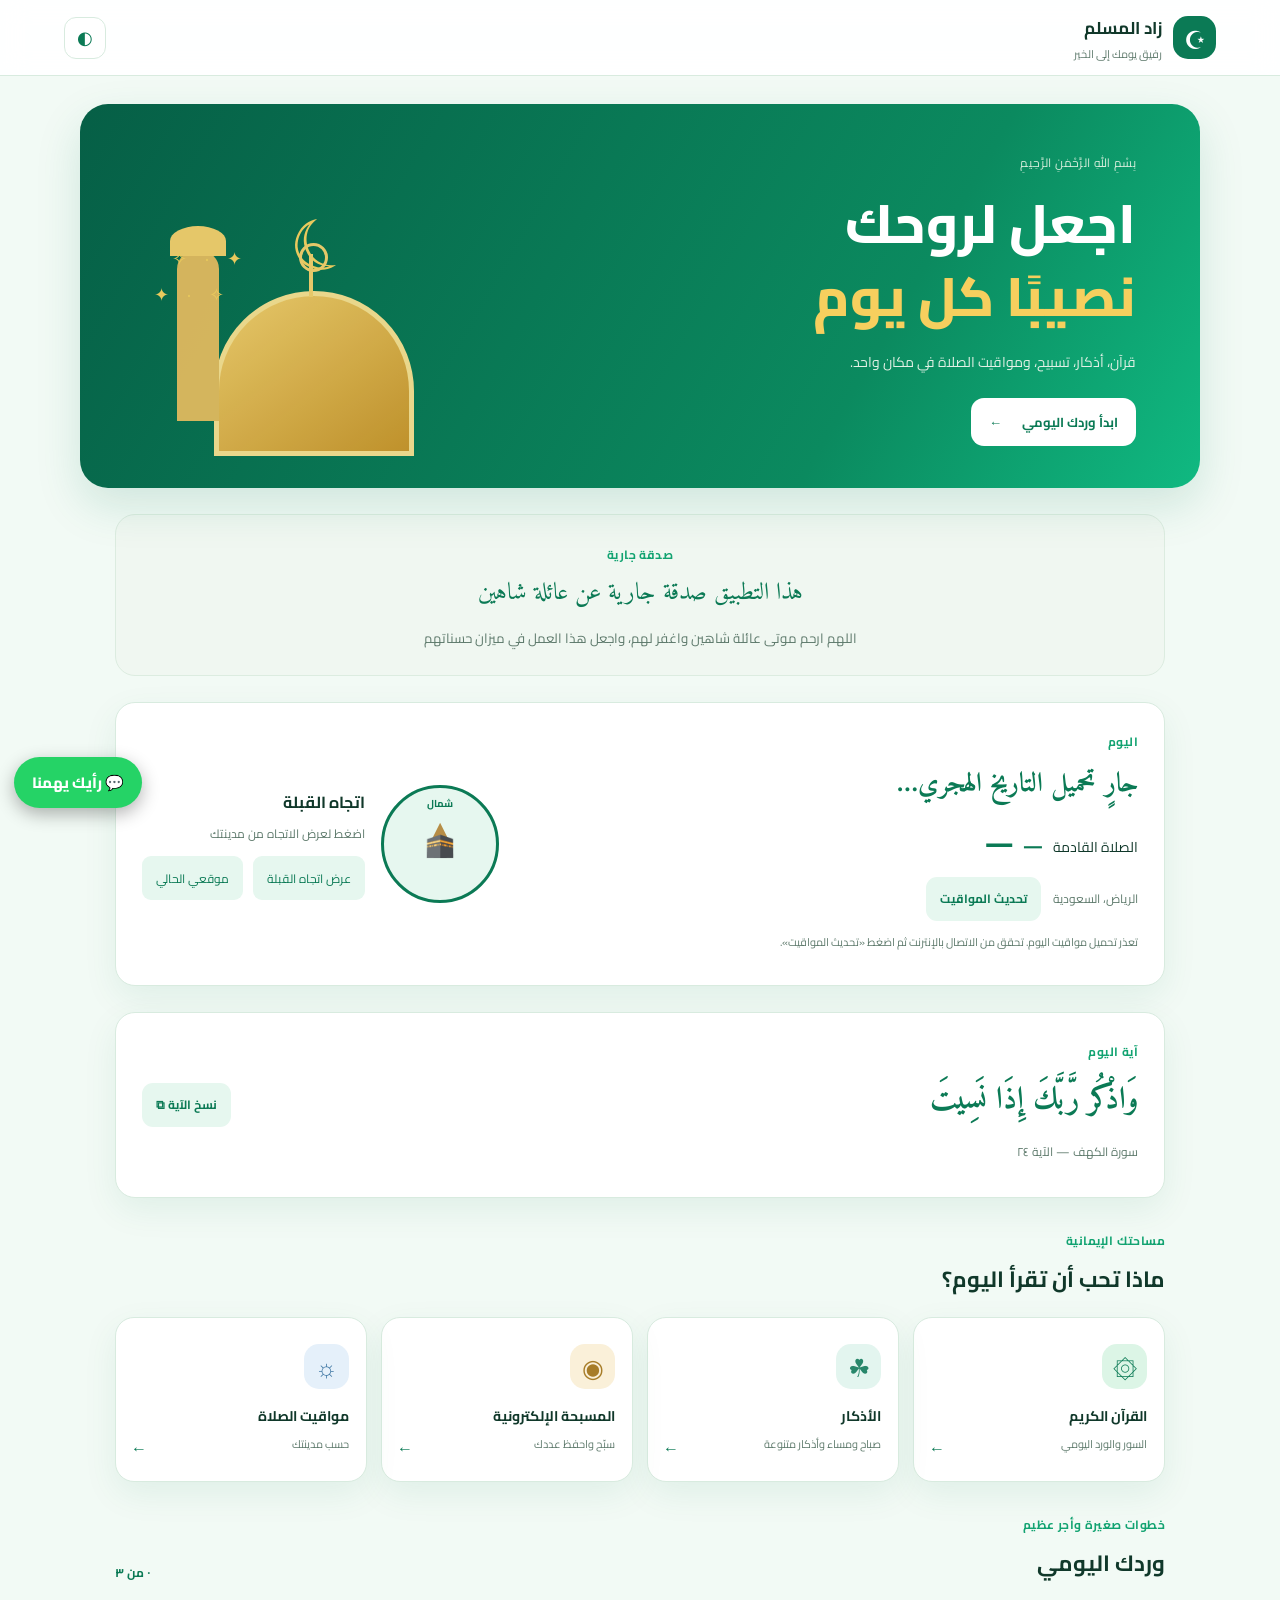
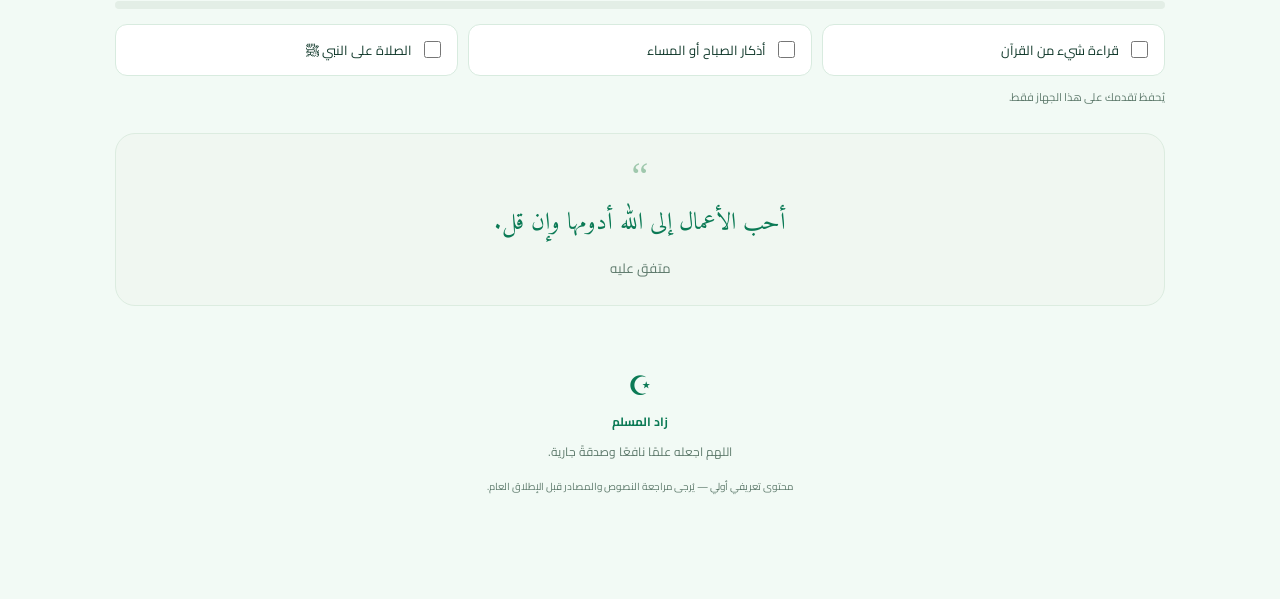
<file: index.html>
<!doctype html>
<html lang="ar" dir="rtl">
<head>
  <meta charset="utf-8">
  <meta name="viewport" content="width=device-width, initial-scale=1, viewport-fit=cover">
  <meta name="theme-color" content="#0b7a55">
  <meta name="description" content="زاد المسلم - القرآن والأذكار والتسبيح ومواقيت الصلاة">
  <title>زاد المسلم | رفيق يومك</title>
  <link rel="manifest" href="./manifest.webmanifest">
  <link rel="icon" href="./assets/icon.svg" type="image/svg+xml">
  <link rel="stylesheet" href="./styles.css">
</head>
<body>
  <header class="topbar">
    <a class="brand" href="#" aria-label="زاد المسلم - الرئيسية">
      <span class="brand-mark">☪</span><span><strong>زاد المسلم</strong><small>رفيق يومك إلى الخير</small></span>
    </a>
    <button id="themeToggle" class="icon-btn" aria-label="تغيير المظهر" title="تغيير المظهر">◐</button>
  </header>

  <main>
    <section class="hero">
      <div class="hero-copy">
        <span class="eyebrow">بِسْمِ اللهِ الرَّحْمٰنِ الرَّحِيمِ</span>
        <h1>اجعل لروحك<br><em>نصيبًا كل يوم</em></h1>
        <p>قرآن، أذكار، تسبيح، ومواقيت الصلاة في مكان واحد.</p>
        <a class="primary-btn" href="#daily">ابدأ وردك اليومي <span>←</span></a>
      </div>
      <div class="hero-art" aria-hidden="true"><div class="moon">☾</div><div class="dome"></div><div class="minaret"></div><div class="stars">✦　·　✧<br>　✧　·　✦</div></div>
    </section>

    <section class="quote-card" aria-label="صدقة جارية">
      <span class="section-kicker">صدقة جارية</span>
      <p>هذا التطبيق صدقة جارية عن عائلة شاهين</p>
      <small>اللهم ارحم موتى عائلة شاهين واغفر لهم، واجعل هذا العمل في ميزان حسناتهم</small>
    </section>

    <section class="prayer-strip" id="prayerStrip" aria-label="مواقيت اليوم">
      <div class="strip-main">
        <span class="section-kicker">اليوم</span>
        <div id="hijriDate" class="hijri-date">جارٍ تحميل التاريخ الهجري…</div>
        <div class="next-prayer"><span id="nextPrayerLabel">الصلاة القادمة</span><strong id="nextPrayerTime">—</strong><span id="nextPrayerCountdown" class="countdown">—</span></div>
        <div class="strip-city"><span id="stripCity">الرياض، السعودية</span><button id="stripRefresh" class="text-btn" type="button">تحديث المواقيت</button></div>
        <p id="stripError" class="muted tiny" hidden></p>
      </div>
      <div class="strip-qibla">
        <div class="qibla-compass" aria-hidden="true"><span class="qibla-north">شمال</span><div class="qibla-needle" id="qiblaNeedle">▲</div><span class="qibla-center">🕋</span></div>
        <div class="qibla-info"><strong>اتجاه القبلة</strong><p id="qiblaText" class="muted">اضغط لعرض الاتجاه من مدينتك</p><div class="form-row"><button id="qiblaBtn" class="pill-btn" type="button">عرض اتجاه القبلة</button><button id="qiblaGeoBtn" class="pill-btn" type="button">موقعي الحالي</button></div></div>
      </div>
    </section>

    <section id="daily" class="daily-card">
      <div><span class="section-kicker">آية اليوم</span><h2>وَاذْكُر رَّبَّكَ إِذَا نَسِيتَ</h2><p class="verse-ref">سورة الكهف — الآية ٢٤</p></div>
      <button class="text-btn" id="copyVerse">نسخ الآية ⧉</button>
    </section>

    <section class="section">
      <div class="section-head"><div><span class="section-kicker">مساحتك الإيمانية</span><h2>ماذا تحب أن تقرأ اليوم؟</h2></div></div>
      <div class="feature-grid">
        <button class="feature-card" data-view="quran"><span class="feature-icon green">۞</span><strong>القرآن الكريم</strong><small>السور والورد اليومي</small><span class="card-arrow">←</span></button>
        <button class="feature-card" data-view="azkar"><span class="feature-icon mint">☘</span><strong>الأذكار</strong><small>صباح ومساء وأذكار متنوعة</small><span class="card-arrow">←</span></button>
        <button class="feature-card" data-view="tasbih"><span class="feature-icon gold">◉</span><strong>المسبحة الإلكترونية</strong><small>سبّح واحفظ عددك</small><span class="card-arrow">←</span></button>
        <button class="feature-card" data-view="prayer"><span class="feature-icon blue">☼</span><strong>مواقيت الصلاة</strong><small>حسب مدينتك</small><span class="card-arrow">←</span></button>
      </div>
    </section>

    <section id="contentPanel" class="content-panel" hidden>
      <div class="panel-head"><div><span class="section-kicker">زاد المسلم</span><h2 id="panelTitle">القسم</h2></div><button id="closePanel" class="icon-btn" aria-label="إغلاق">✕</button></div>
      <div id="panelContent"></div>
    </section>

    <section class="section">
      <div class="section-head"><div><span class="section-kicker">خطوات صغيرة وأجر عظيم</span><h2>وردك اليومي</h2></div><span id="progressLabel" class="progress-label">٠ من ٣</span></div>
      <div class="progress-track"><span id="progressBar"></span></div>
      <div class="checklist">
        <label><input type="checkbox" data-task="quran"> قراءة شيء من القرآن</label>
        <label><input type="checkbox" data-task="azkar"> أذكار الصباح أو المساء</label>
        <label><input type="checkbox" data-task="salawat"> الصلاة على النبي ﷺ</label>
      </div>
      <p class="muted tiny">يُحفظ تقدمك على هذا الجهاز فقط.</p>
    </section>

    <section class="quote-card"><span class="quote-mark">“</span><p>أحب الأعمال إلى الله أدومها وإن قل.</p><small>متفق عليه</small></section>
  </main>

  <footer><div class="footer-mark">☪</div><strong>زاد المسلم</strong><p>اللهم اجعله علمًا نافعًا وصدقةً جارية.</p><small>محتوى تعريفي أولي — يُرجى مراجعة النصوص والمصادر قبل الإطلاق العام.</small></footer>

  <nav class="bottom-nav" aria-label="التنقل الرئيسي">
    <a href="#" class="nav-item active"><span>⌂</span>الرئيسية</a>
    <button class="nav-item" data-view="quran"><span>۞</span>القرآن</button>
    <button class="nav-item" data-view="azkar"><span>☘</span>الأذكار</button>
    <button class="nav-item" data-view="tasbih"><span>◉</span>التسبيح</button>
  </nav>
  <script src="./app.js"></script>
<!-- fbk: رأيك يهمنا -->
<div id="fbkWrap" style="position:fixed;bottom:92px;left:14px;z-index:99998;font-family:inherit;direction:rtl">
<div id="fbkBox" style="display:none;background:#fff;color:#1d1d1d;border-radius:16px;box-shadow:0 10px 32px rgba(0,0,0,.35);padding:16px;width:262px;margin-bottom:10px;border:1px solid rgba(0,0,0,.08)">
<div style="font-weight:800;font-size:16px;margin-bottom:4px">شاركنا رأيك 💬</div>
<div style="font-size:13px;color:#666;line-height:1.6;margin-bottom:12px">رأيك في «زاد المسلم» بيساعدنا نطوّره. اختر الطريقة اللي تريحك:</div>
<a href="https://wa.me/966563705249?text=%D8%B1%D8%A3%D9%8A%D9%8A%20%D9%81%D9%8A%20%D8%AA%D8%B7%D8%A8%D9%8A%D9%82%20%D8%B2%D8%A7%D8%AF%20%D8%A7%D9%84%D9%85%D8%B3%D9%84%D9%85%3A%0A%E2%80%A2%20%D8%A3%D9%83%D8%AA%D8%B1%20%D8%AD%D8%A7%D8%AC%D8%A9%20%D8%B9%D8%AC%D8%A8%D8%AA%D9%86%D9%8A%3A%20%0A%E2%80%A2%20%D8%AD%D8%A7%D8%AC%D8%A9%20%D9%85%D8%AD%D8%AA%D8%A7%D8%AC%D8%A9%20%D8%AA%D8%AD%D8%B3%D9%8A%D9%86%3A%20%0A%E2%80%A2%20%D8%AA%D9%82%D9%8A%D9%8A%D9%85%D9%8A%20%D9%85%D9%86%205%3A%20" target="_blank" rel="noopener" style="display:block;text-align:center;background:#25D366;color:#fff;text-decoration:none;border-radius:11px;padding:10px;font-weight:700;font-size:15px;margin-bottom:8px">إرسال عبر واتساب</a>
<a href="mailto:abdullah.shahino23@gmail.com?subject=%D8%B1%D8%A3%D9%8A%D9%8A%20%D9%81%D9%8A%20%D8%AA%D8%B7%D8%A8%D9%8A%D9%82%20%D8%B2%D8%A7%D8%AF%20%D8%A7%D9%84%D9%85%D8%B3%D9%84%D9%85&body=%D8%B1%D8%A3%D9%8A%D9%8A%20%D9%81%D9%8A%20%D8%AA%D8%B7%D8%A8%D9%8A%D9%82%20%D8%B2%D8%A7%D8%AF%20%D8%A7%D9%84%D9%85%D8%B3%D9%84%D9%85%3A%0A%E2%80%A2%20%D8%A3%D9%83%D8%AA%D8%B1%20%D8%AD%D8%A7%D8%AC%D8%A9%20%D8%B9%D8%AC%D8%A8%D8%AA%D9%86%D9%8A%3A%20%0A%E2%80%A2%20%D8%AD%D8%A7%D8%AC%D8%A9%20%D9%85%D8%AD%D8%AA%D8%A7%D8%AC%D8%A9%20%D8%AA%D8%AD%D8%B3%D9%8A%D9%86%3A%20%0A%E2%80%A2%20%D8%AA%D9%82%D9%8A%D9%8A%D9%85%D9%8A%20%D9%85%D9%86%205%3A%20" style="display:block;text-align:center;background:#2b2b2b;color:#fff;text-decoration:none;border-radius:11px;padding:10px;font-weight:700;font-size:15px">إرسال عبر الإيميل</a>
</div>
<button onclick="var b=document.getElementById('fbkBox');b.style.display=(b.style.display=='block'?'none':'block')" style="background:#25D366;color:#fff;border:none;border-radius:26px;padding:11px 18px;font-size:15px;font-weight:800;cursor:pointer;box-shadow:0 6px 18px rgba(0,0,0,.3);font-family:inherit">💬 رأيك يهمنا</button>
</div>
<!-- shahino-visitor-counter -->
<div id="shahino-vc" style="text-align:center;margin:22px auto 100px;font-family:inherit"><span style="display:inline-flex;align-items:center;gap:8px;padding:9px 20px;border-radius:999px;border:1.5px solid rgba(128,128,128,.45);background:rgba(128,128,128,.12);font-weight:700;font-size:15px">👁 عدد الزوار: <b id="shahino-vc-num">…</b></span></div>
<script>(function(){if(location.protocol.indexOf('http')!==0)return;var K='shahino-vc-zad-almuslim',c=false;try{c=localStorage.getItem(K)==='1'}catch(e){}function hide(){var el=document.getElementById('shahino-vc');if(el)el.style.display='none'}fetch('https://countapi.mileshilliard.com/api/v1/'+(c?'get':'hit')+'/shahino-apps-2026-zad-almuslim').then(function(r){return r.json()}).then(function(d){if(d&&typeof d.value==='number'){document.getElementById('shahino-vc-num').textContent=d.value.toLocaleString('en-US');try{localStorage.setItem(K,'1')}catch(e){}}else hide()}).catch(hide)})();</script>
</body>
</html>
</file>
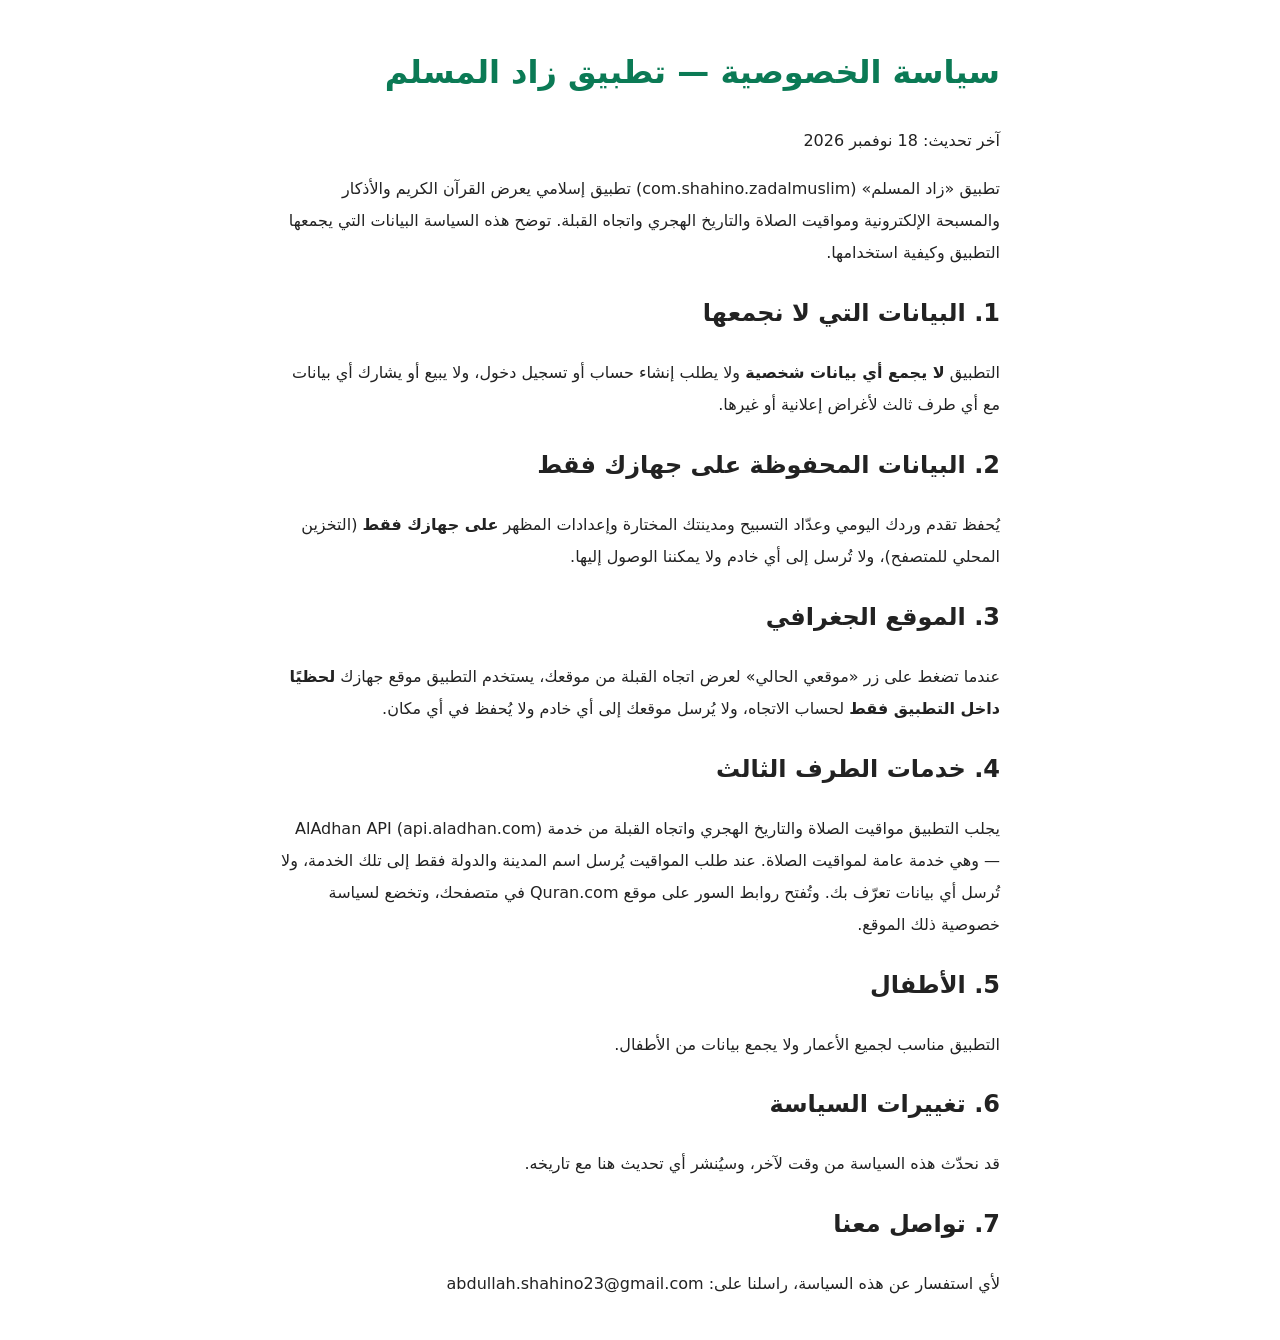
<file: PRIVACY.html>
<!doctype html>
<html lang="ar" dir="rtl">
<head>
<meta charset="utf-8">
<meta name="viewport" content="width=device-width, initial-scale=1">
<title>سياسة الخصوصية — زاد المسلم</title>
<style>body{font-family:system-ui,sans-serif;max-width:720px;margin:40px auto;padding:0 20px;line-height:2;color:#222}h1{color:#0b7a55}</style>
</head>
<body>
<h1>سياسة الخصوصية — تطبيق زاد المسلم</h1>
<p>آخر تحديث: 18 نوفمبر 2026</p>

<p>تطبيق «زاد المسلم» (com.shahino.zadalmuslim) تطبيق إسلامي يعرض القرآن الكريم والأذكار والمسبحة الإلكترونية ومواقيت الصلاة والتاريخ الهجري واتجاه القبلة. توضح هذه السياسة البيانات التي يجمعها التطبيق وكيفية استخدامها.</p>

<h2>1. البيانات التي لا نجمعها</h2>
<p>التطبيق <strong>لا يجمع أي بيانات شخصية</strong> ولا يطلب إنشاء حساب أو تسجيل دخول، ولا يبيع أو يشارك أي بيانات مع أي طرف ثالث لأغراض إعلانية أو غيرها.</p>

<h2>2. البيانات المحفوظة على جهازك فقط</h2>
<p>يُحفظ تقدم وردك اليومي وعدّاد التسبيح ومدينتك المختارة وإعدادات المظهر <strong>على جهازك فقط</strong> (التخزين المحلي للمتصفح)، ولا تُرسل إلى أي خادم ولا يمكننا الوصول إليها.</p>

<h2>3. الموقع الجغرافي</h2>
<p>عندما تضغط على زر «موقعي الحالي» لعرض اتجاه القبلة من موقعك، يستخدم التطبيق موقع جهازك <strong>لحظيًا داخل التطبيق فقط</strong> لحساب الاتجاه، ولا يُرسل موقعك إلى أي خادم ولا يُحفظ في أي مكان.</p>

<h2>4. خدمات الطرف الثالث</h2>
<p>يجلب التطبيق مواقيت الصلاة والتاريخ الهجري واتجاه القبلة من خدمة AlAdhan API (api.aladhan.com) — وهي خدمة عامة لمواقيت الصلاة. عند طلب المواقيت يُرسل اسم المدينة والدولة فقط إلى تلك الخدمة، ولا تُرسل أي بيانات تعرّف بك. وتُفتح روابط السور على موقع Quran.com في متصفحك، وتخضع لسياسة خصوصية ذلك الموقع.</p>

<h2>5. الأطفال</h2>
<p>التطبيق مناسب لجميع الأعمار ولا يجمع بيانات من الأطفال.</p>

<h2>6. تغييرات السياسة</h2>
<p>قد نحدّث هذه السياسة من وقت لآخر، وسيُنشر أي تحديث هنا مع تاريخه.</p>

<h2>7. تواصل معنا</h2>
<p>لأي استفسار عن هذه السياسة، راسلنا على: abdullah.shahino23@gmail.com</p>
</body>
</html>
</file>
<file: styles.css>
@import url('https://fonts.googleapis.com/css2?family=Amiri:wght@400;700&family=Cairo:wght@400;500;600;700;800&display=swap');
:root{--green:#0b7a55;--green2:#12a371;--pale:#e6f7ef;--paper:#fff;--bg:#f2faf5;--ink:#10382a;--muted:#5e7a6c;--line:#d8ebdf;--gold:#d9a62e;--shadow:0 12px 34px #0b6e4f14}
*{box-sizing:border-box}html{scroll-behavior:smooth;scroll-padding-top:80px}body{margin:0;background:var(--bg);color:var(--ink);font-family:'Cairo',sans-serif;padding-bottom:85px}button,a,input{font:inherit}button{cursor:pointer}.topbar{height:76px;display:flex;align-items:center;justify-content:space-between;padding:0 max(5vw,18px);background:#ffffffed;border-bottom:1px solid var(--line);position:sticky;top:0;z-index:5;backdrop-filter:blur(14px)}.brand{display:flex;align-items:center;gap:11px;color:var(--ink);text-decoration:none}.brand-mark{display:grid;place-items:center;background:var(--green);color:white;width:43px;height:43px;border-radius:15px;font-size:25px}.brand strong{display:block;font-size:17px}.brand small{display:block;color:var(--muted);font-size:11px}.icon-btn{border:1px solid var(--line);background:white;color:var(--green);border-radius:12px;width:42px;height:42px;font-size:18px}.hero{margin:28px auto 24px;width:min(1120px,92%);min-height:330px;border-radius:28px;background:linear-gradient(120deg,#065f46,#0b8a5f 70%,#10b981);color:white;display:flex;align-items:center;justify-content:space-between;overflow:hidden;padding:42px 5%;position:relative;box-shadow:0 18px 45px #0b7a5526}.hero-copy{position:relative;z-index:1;max-width:540px}.eyebrow,.section-kicker{font-size:12px;letter-spacing:.4px;color:#d5eddb}.hero h1{font-size:clamp(34px,5vw,54px);line-height:1.35;margin:12px 0;font-weight:800}.hero h1 em{font-style:normal;color:#f6cf5e}.hero p{color:#e2f1e6;font-size:14px;max-width:370px;line-height:2}.primary-btn{display:inline-flex;gap:20px;align-items:center;background:#fff;color:var(--green);padding:12px 18px;border-radius:13px;text-decoration:none;font-weight:700;font-size:13px;margin-top:8px}.hero-art{width:280px;height:250px;position:relative;flex-shrink:0;opacity:.95}.moon{position:absolute;top:8px;right:72px;font-size:70px;color:#f6cf5e;transform:rotate(-22deg)}.dome{position:absolute;bottom:-35px;right:10px;width:200px;height:165px;border-radius:100px 100px 0 0;background:linear-gradient(145deg,#f2cd6b,#c9932a);border:5px solid #f6dd8f}.dome:before{content:"";position:absolute;top:-42px;left:90px;width:4px;height:43px;background:#f2cd6b}.dome:after{content:"";position:absolute;top:-53px;left:80px;width:23px;height:23px;border:3px solid #f2cd6b;border-radius:50%}.minaret{position:absolute;bottom:0;right:205px;width:42px;height:170px;background:#dfb95e;border-radius:18px 18px 0 0}.minaret:before{content:"";position:absolute;top:-25px;left:-7px;width:56px;height:30px;border-radius:50% 50% 0 0;background:#f2cd6b}.stars{position:absolute;top:70px;left:10px;line-height:2;color:#f6cf5e;font-size:18px}.daily-card,.section,.content-panel,.quote-card{width:min(1050px,90%);margin:26px auto}.daily-card{background:white;border:1px solid var(--line);border-radius:20px;padding:22px 26px;display:flex;align-items:center;justify-content:space-between;gap:18px;box-shadow:var(--shadow)}.section-kicker{color:var(--green2);font-weight:700}.daily-card h2{font-family:'Amiri',serif;font-size:clamp(22px,3vw,31px);font-weight:700;margin:8px 0;color:var(--green)}.verse-ref,.muted{color:var(--muted);font-size:12px}.text-btn{border:0;background:var(--pale);color:var(--green);border-radius:11px;padding:10px 14px;white-space:nowrap;font-size:12px;font-weight:700;min-height:44px}.section-head,.panel-head{display:flex;justify-content:space-between;align-items:end;gap:14px;margin-bottom:17px}.section-head h2,.panel-head h2{font-size:22px;margin:4px 0 0}.feature-grid{display:grid;grid-template-columns:repeat(4,1fr);gap:14px}.feature-card{text-align:right;position:relative;background:white;border:1px solid var(--line);border-radius:19px;padding:20px 17px;min-height:165px;box-shadow:var(--shadow);color:var(--ink);transition:transform .2s,border .2s}.feature-card:hover{transform:translateY(-3px);border-color:#b8d9c5}.feature-icon{width:45px;height:45px;border-radius:15px;display:grid;place-items:center;font-size:25px;margin-bottom:14px}.green{background:#dcf5e6;color:#0b7a55}.mint{background:#e3f5ef;color:#28876b}.gold{background:#faf0d9;color:#a77d29}.blue{background:#e5f0fa;color:#4279a5}.feature-card strong,.feature-card small{display:block}.feature-card strong{font-size:14px}.feature-card small{font-size:11px;color:var(--muted);margin-top:5px}.card-arrow{position:absolute;left:15px;bottom:18px;color:var(--green)}.content-panel{background:#fff;border:1px solid var(--line);border-radius:22px;padding:24px;box-shadow:var(--shadow)}.panel-head{align-items:center;margin-bottom:20px}.panel-content{line-height:2}.item-list{display:grid;gap:10px}.list-item{padding:15px;border:1px solid var(--line);border-radius:14px;background:#fbfdfb}.list-item strong{display:block}.list-item p{margin:8px 0;line-height:2;font-family:'Amiri',serif;font-size:21px}.list-item small{color:var(--muted)}.pill-btn{background:var(--pale);border:0;border-radius:9px;color:var(--green);padding:10px 14px;font-size:12px;min-height:44px}.tasbih-wrap{text-align:center;padding:18px}.tasbih-count{font-size:64px;color:var(--green);font-weight:800;line-height:1.3}.tasbih-button{width:160px;height:160px;border-radius:50%;border:9px solid #cfe8d7;background:var(--green);color:white;font-size:20px;box-shadow:0 12px 28px #0b7a5525}.secondary-btn{border:1px solid var(--line);background:white;border-radius:10px;padding:10px 14px;color:var(--green);margin:8px;min-height:44px}.form-row{display:flex;gap:10px;flex-wrap:wrap}.form-row input{flex:1;min-width:180px;padding:12px;border:1px solid var(--line);border-radius:10px;background:white;color:var(--ink)}.prayer-grid{display:grid;grid-template-columns:repeat(3,1fr);gap:10px;margin-top:16px}.prayer-time{padding:15px;background:var(--pale);border-radius:13px;text-align:center}.prayer-time small,.prayer-time strong{display:block}.prayer-time strong{font-size:18px;color:var(--green)}.progress-label{font-size:12px;color:var(--green);font-weight:700}.progress-track{height:8px;background:#e3eee6;border-radius:9px;overflow:hidden;margin-bottom:15px}.progress-track span{display:block;height:100%;width:0;background:linear-gradient(90deg,#2a9669,#a9c96b);transition:width .2s}.checklist{display:grid;grid-template-columns:repeat(3,1fr);gap:10px}.checklist label{background:white;border:1px solid var(--line);border-radius:12px;padding:13px;font-size:13px;display:flex;align-items:center;gap:8px}.checklist input{accent-color:var(--green);width:17px;height:17px}.tiny{font-size:11px}.quote-card{background:#f0f7f1;border:1px solid #dcece0;border-radius:20px;text-align:center;padding:23px}.quote-mark{font-family:serif;font-size:38px;color:#9fc8ad;line-height:1}.quote-card p{font-family:'Amiri',serif;font-size:24px;margin:4px 0 8px;color:var(--green)}.quote-card small{color:var(--muted)}footer{text-align:center;padding:28px 20px 18px;color:var(--muted);font-size:12px}footer strong{color:var(--green)}footer p{margin:7px}.footer-mark{font-size:27px;color:var(--green)}footer small{display:block;margin-top:14px;font-size:10px}.bottom-nav{display:none}
body.dark{--paper:#10271f;--bg:#0b1d16;--ink:#e2f1e6;--muted:#a0b9aa;--line:#284638;--pale:#193c2c;--shadow:0 12px 34px #0002}body.dark .topbar,body.dark .daily-card,body.dark .feature-card,body.dark .content-panel,body.dark .list-item,body.dark .checklist label,body.dark .icon-btn,body.dark .secondary-btn,body.dark .form-row input{background:#10271f;color:var(--ink)}body.dark .quote-card{background:#132e22}body.dark .text-btn{background:#204c37;color:#e2f1e6}body.dark .hero{box-shadow:none}
@media(max-width:760px){.hero{min-height:300px;padding:30px 24px;margin-top:16px}.hero-art{position:absolute;left:-65px;bottom:-20px;opacity:.25}.hero-copy{max-width:100%}.hero h1{font-size:37px}.feature-grid{grid-template-columns:repeat(2,1fr);gap:10px}.feature-card{min-height:155px;padding:15px}.daily-card{align-items:flex-start;padding:18px;flex-direction:column}.section-head h2,.panel-head h2{font-size:19px}.checklist{grid-template-columns:1fr}.bottom-nav{display:flex;position:fixed;bottom:0;right:0;left:0;z-index:8;justify-content:space-around;align-items:center;background:#fffffff2;border-top:1px solid var(--line);padding:8px 8px calc(8px + env(safe-area-inset-bottom));backdrop-filter:blur(12px)}.nav-item{display:flex;flex-direction:column;align-items:center;gap:2px;background:none;border:0;color:var(--muted);text-decoration:none;font-size:10px;padding:4px 12px}.nav-item span{font-size:21px}.nav-item.active{color:var(--green);font-weight:700}.prayer-grid{grid-template-columns:repeat(2,1fr)}.content-panel{padding:17px}.tasbih-button{width:145px;height:145px}}

/* شريط مواقيت اليوم: التاريخ الهجري والعد التنازلي والقبلة */
.prayer-strip{width:min(1050px,90%);margin:26px auto;background:white;border:1px solid var(--line);border-radius:20px;padding:22px 26px;display:flex;align-items:center;justify-content:space-between;gap:24px;box-shadow:var(--shadow);flex-wrap:wrap}
.strip-main{flex:1;min-width:240px}
.hijri-date{font-family:'Amiri',serif;font-size:clamp(21px,3vw,27px);font-weight:700;color:var(--green);margin:6px 0 10px}
.next-prayer{display:flex;align-items:baseline;gap:10px;flex-wrap:wrap;font-size:14px}
.next-prayer strong{font-size:18px;color:var(--green)}
.countdown{font-size:26px;font-weight:800;color:var(--green);font-variant-numeric:tabular-nums}
.strip-city{display:flex;align-items:center;gap:12px;margin-top:10px;font-size:12px;color:var(--muted);flex-wrap:wrap}
.next-prayer-line{margin:14px 0 4px;font-size:14px}
.next-prayer-line strong{color:var(--green)}
.strip-qibla{display:flex;align-items:center;gap:16px}
.qibla-compass{width:118px;height:118px;min-width:118px;border-radius:50%;border:3px solid var(--green);background:var(--pale);position:relative;overflow:hidden}
.qibla-north{position:absolute;top:6px;right:0;left:0;text-align:center;font-size:10px;font-weight:700;color:var(--green)}
.qibla-needle{position:absolute;inset:0;display:flex;align-items:flex-start;justify-content:center;padding-top:16px;font-size:26px;color:#b68d46;transition:transform .8s ease}
.qibla-center{position:absolute;top:50%;right:50%;transform:translate(50%,-50%);font-size:24px}
.qibla-info{max-width:230px}
.qibla-info p{margin:6px 0 10px;line-height:1.9}
body.dark .prayer-strip{background:#10271f;color:var(--ink)}
body.dark .qibla-compass{background:#193c2c}
@media(max-width:760px){.prayer-strip{padding:18px;flex-direction:column;align-items:flex-start}.strip-qibla{width:100%}.qibla-info{max-width:100%}.countdown{font-size:23px}.qibla-compass{width:104px;height:104px;min-width:104px}}
</file>
